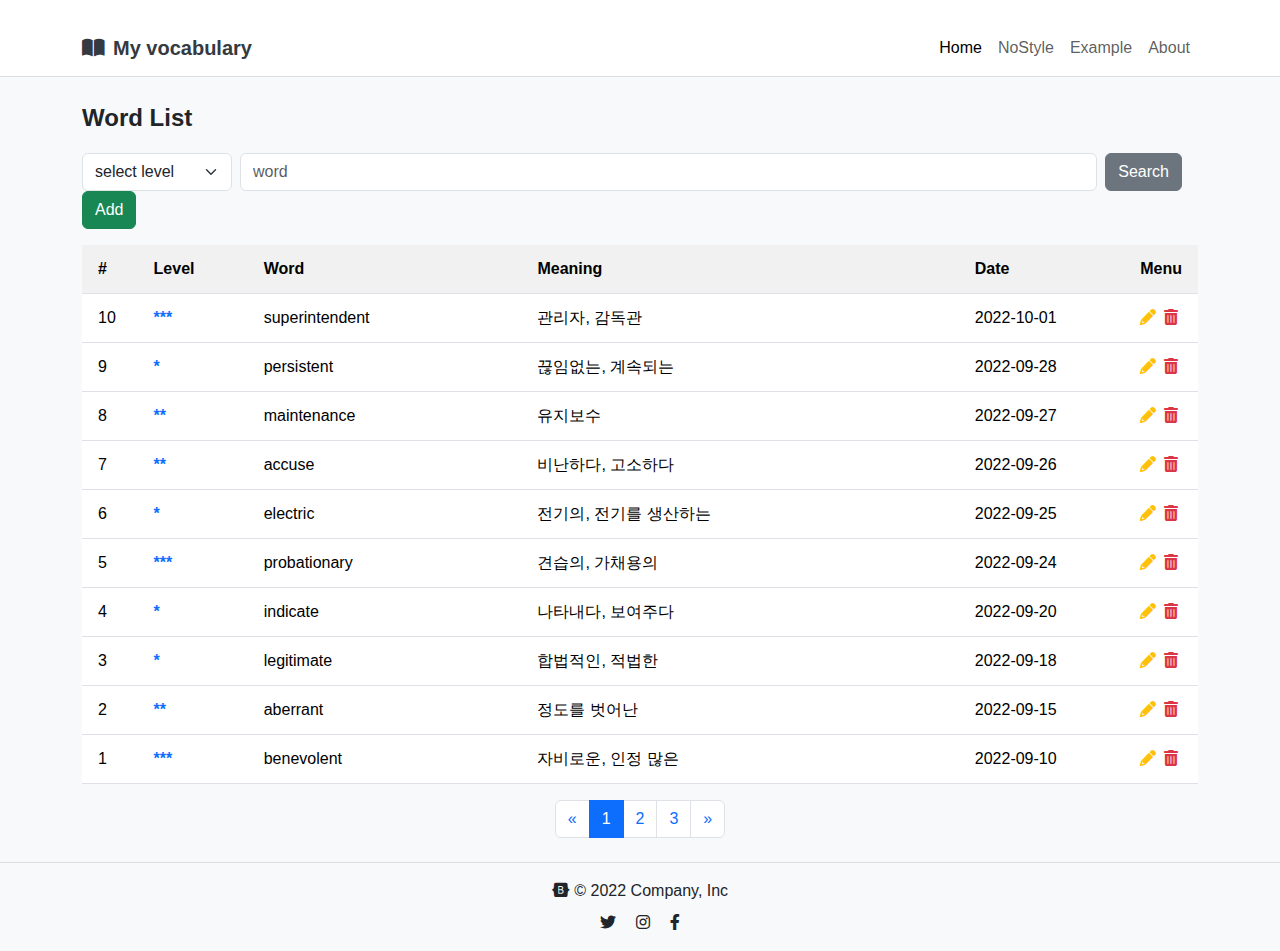
<file: index.html>
<!DOCTYPE html>
<html lang="ko">
<head>
    <meta charset="UTF-8">
    <meta name="viewport" content="width=device-width, initial-scale=1.0">
    <title>My vocabulary - Word List</title>
    <link href="https://cdn.jsdelivr.net/npm/bootstrap@5.3.3/dist/css/bootstrap.min.css" rel="stylesheet">
    <link rel="stylesheet" href="https://cdnjs.cloudflare.com/ajax/libs/font-awesome/6.0.0-beta3/css/all.min.css">
    <link rel="stylesheet" href="my.css">
</head>
<body>
    <nav class="navbar navbar-expand-lg navbar-light navbar-custom fixed-top">
        <div class="container">
            <a class="navbar-brand navbar-brand-custom" href="index.html">
                <i class="fas fa-book-open me-2"></i>My vocabulary
            </a>
            <button class="navbar-toggler" type="button" data-bs-toggle="collapse" data-bs-target="#navbarNav" aria-controls="navbarNav" aria-expanded="false" aria-label="Toggle navigation">
                <span class="navbar-toggler-icon"></span>
            </button>
            <div class="collapse navbar-collapse" id="navbarNav">
                <ul class="navbar-nav ms-auto">
                    <li class="nav-item"><a class="nav-link active" href="index.html">Home</a></li>
                    <li class="nav-item"><a class="nav-link" href="#">NoStyle</a></li>
                    <li class="nav-item"><a class="nav-link" href="#">Example</a></li>
                    <li class="nav-item"><a class="nav-link" href="#">About</a></li>
                </ul>
            </div>
        </div>
    </nav>

    <div class="container mt-4">
        <h3 class="word-list-header">Word List</h3>

        <div class="d-flex justify-content-between mb-3 flex-wrap">
            <div class="d-flex mb-2 mb-md-0 w-100 w-md-auto">
                <select class="form-select me-2" style="max-width: 150px;">
                    <option selected>select level</option>
                    <option value="1">***</option>
                    <option value="2">**</option>
                    <option value="3">*</option>
                </select>
                <input type="text" class="form-control me-2" placeholder="word">
                <button class="btn btn-secondary me-3">Search</button>
            </div>
            <button class="btn btn-success" onclick="location.href='add.html'">Add</button>
        </div>

        <div class="table-responsive">
            <table class="table table-hover align-middle">
                <thead>
                    <tr>
                        <th style="width: 5%;">#</th>
                        <th style="width: 10%;">Level</th>
                        <th style="width: 25%;">Word</th>
                        <th style="width: 40%;">Meaning</th>
                        <th style="width: 15%;">Date</th>
                        <th style="width: 5%;">Menu</th>
                    </tr>
                </thead>
                <tbody>
                    <tr>
                        <td>10</td>
                        <td><a href="view.html" class="text-decoration-none fw-bold">***</a></td>
                        <td>superintendent</td>
                        <td>관리자, 감독관</td>
                        <td>2022-10-01</td>
                        <td><i class="fas fa-pencil-alt text-warning me-2" onclick="location.href='edit.html'"></i><i class="fas fa-trash-alt text-danger"></i></td>
                    </tr>
                    <tr><td>9</td><td><a href="view.html" class="text-decoration-none fw-bold">*</a></td><td>persistent</td><td>끊임없는, 계속되는</td><td>2022-09-28</td><td><i class="fas fa-pencil-alt text-warning me-2" onclick="location.href='edit.html'"></i><i class="fas fa-trash-alt text-danger"></i></td></tr>
                    <tr><td>8</td><td><a href="view.html" class="text-decoration-none fw-bold">**</a></td><td>maintenance</td><td>유지보수</td><td>2022-09-27</td><td><i class="fas fa-pencil-alt text-warning me-2" onclick="location.href='edit.html'"></i><i class="fas fa-trash-alt text-danger"></i></td></tr>
                    <tr><td>7</td><td><a href="view.html" class="text-decoration-none fw-bold">**</a></td><td>accuse</td><td>비난하다, 고소하다</td><td>2022-09-26</td><td><i class="fas fa-pencil-alt text-warning me-2" onclick="location.href='edit.html'"></i><i class="fas fa-trash-alt text-danger"></i></td></tr>
                    <tr><td>6</td><td><a href="view.html" class="text-decoration-none fw-bold">*</a></td><td>electric</td><td>전기의, 전기를 생산하는</td><td>2022-09-25</td><td><i class="fas fa-pencil-alt text-warning me-2" onclick="location.href='edit.html'"></i><i class="fas fa-trash-alt text-danger"></i></td></tr>
                    <tr><td>5</td><td><a href="view.html" class="text-decoration-none fw-bold">***</a></td><td>probationary</td><td>견습의, 가채용의</td><td>2022-09-24</td><td><i class="fas fa-pencil-alt text-warning me-2" onclick="location.href='edit.html'"></i><i class="fas fa-trash-alt text-danger"></i></td></tr>
                    <tr><td>4</td><td><a href="view.html" class="text-decoration-none fw-bold">*</a></td><td>indicate</td><td>나타내다, 보여주다</td><td>2022-09-20</td><td><i class="fas fa-pencil-alt text-warning me-2" onclick="location.href='edit.html'"></i><i class="fas fa-trash-alt text-danger"></i></td></tr>
                    <tr><td>3</td><td><a href="view.html" class="text-decoration-none fw-bold">*</a></td><td>legitimate</td><td>합법적인, 적법한</td><td>2022-09-18</td><td><i class="fas fa-pencil-alt text-warning me-2" onclick="location.href='edit.html'"></i><i class="fas fa-trash-alt text-danger"></i></td></tr>
                    <tr><td>2</td><td><a href="view.html" class="text-decoration-none fw-bold">**</a></td><td>aberrant</td><td>정도를 벗어난</td><td>2022-09-15</td><td><i class="fas fa-pencil-alt text-warning me-2" onclick="location.href='edit.html'"></i><i class="fas fa-trash-alt text-danger"></i></td></tr>
                    <tr><td>1</td><td><a href="view.html" class="text-decoration-none fw-bold">***</a></td><td>benevolent</td><td>자비로운, 인정 많은</td><td>2022-09-10</td><td><i class="fas fa-pencil-alt text-warning me-2" onclick="location.href='edit.html'"></i><i class="fas fa-trash-alt text-danger"></i></td></tr>
                </tbody>
            </table>
        </div>

        <nav aria-label="Page navigation">
            <ul class="pagination justify-content-center">
                <li class="page-item"><a class="page-link" href="#">«</a></li>
                <li class="page-item active"><a class="page-link" href="#">1</a></li>
                <li class="page-item"><a class="page-link" href="#">2</a></li>
                <li class="page-item"><a class="page-link" href="#">3</a></li>
                <li class="page-item"><a class="page-link" href="#">»</a></li>
            </ul>
        </nav>
    </div>

    <footer class="text-center py-3 mt-4" style="border-top: 1px solid #ddd;">
        <p class="mb-0"><i class="fab fa-bootstrap"></i> © 2022 Company, Inc</p>
        <div class="mt-2">
            <a href="#" class="text-dark me-3"><i class="fab fa-twitter"></i></a>
            <a href="#" class="text-dark me-3"><i class="fab fa-instagram"></i></a>
            <a href="#" class="text-dark"><i class="fab fa-facebook-f"></i></a>
        </div>
    </footer>

    <script src="https://cdn.jsdelivr.net/npm/bootstrap@5.3.3/dist/js/bootstrap.bundle.min.js"></script>
</body>
</html>

<!-- Self Check-->
<!-- CRUD Frontend Service 주제 : 개인용 단어장-->
<!--모든 입력항목 및 종류 :
    단어 : text
    의미 : text
    레벨 : select
    카테고리 : select
    등록일 : date
    예문 : textarea
    암기상태 : checkbox

    암기상태 제외 전부 필수입력항목
-->
<!--목록 페이지 표시 항목

    1. LEVEL(레벨)
    2. WORD(단어)
    3. MEANING(의미)
    4. DATE(등록일)
    5. MENU(수정, 삭제 아이콘)
-->
<!--Validation check
    단어 : 필수입력, 2자 이상
    의미 : 필수 입력, 2자 이상
    레벨 : 필수 선택 항목
    예문 : 필수 입력, 다섯자 이상
    등록일 : 필수 입력

    각각 미충족 시 error message 출력
-->
</file>
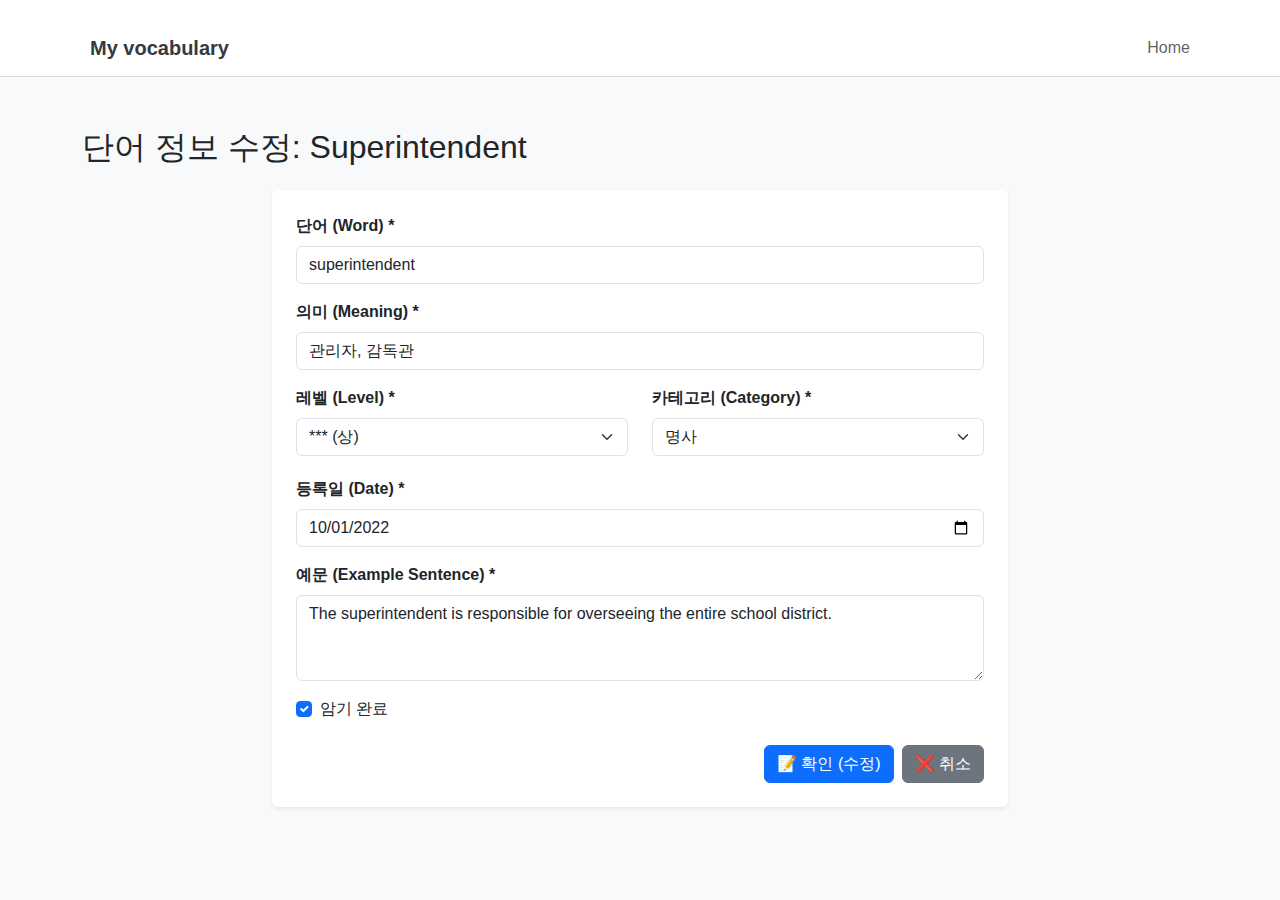
<file: edit.html>
<!DOCTYPE html>
<html lang="ko">
<head>
    <meta charset="UTF-8">
    <meta name="viewport" content="width=device-width, initial-scale=1.0">
    <title>단어 수정 (Edit)</title>
    <link href="https://cdn.jsdelivr.net/npm/bootstrap@5.3.3/dist/css/bootstrap.min.css" rel="stylesheet">
    <link rel="stylesheet" href="my.css">
</head>
<body>
    <nav class="navbar navbar-expand-lg navbar-light navbar-custom fixed-top">
        <div class="container">
            <a class="navbar-brand navbar-brand-custom" href="index.html">
                <i class="fas fa-book-open me-2"></i>My vocabulary
            </a>
            <div class="collapse navbar-collapse">
                <ul class="navbar-nav ms-auto">
                    <li class="nav-item"><a class="nav-link" href="index.html">Home</a></li>
                </ul>
            </div>
        </div>
    </nav>

    <div class="container mt-4">
        <h2 class="mt-4 mb-4">단어 정보 수정: Superintendent</h2>

        <div class="row justify-content-center">
            <div class="col-lg-8 col-md-10">
                <form id="wordForm" onsubmit="return handleEditSubmit(event)" class="bg-white p-4 rounded shadow-sm">
                    
                    <div class="mb-3">
                        <label for="word" class="form-label fw-bold">단어 (Word) *</label>
                        <input type="text" class="form-control" id="word" name="word" value="superintendent" required>
                        <span id="wordError" class="error-message"></span>
                    </div>

                    <div class="mb-3">
                        <label for="meaning" class="form-label fw-bold">의미 (Meaning) *</label>
                        <input type="text" class="form-control" id="meaning" name="meaning" value="관리자, 감독관" required>
                        <span id="meaningError" class="error-message"></span>
                    </div>

                    <div class="row">
                        <div class="col-md-6 mb-3">
                            <label for="level" class="form-label fw-bold">레벨 (Level) *</label>
                            <select class="form-select" id="level" name="level" required>
                                <option value="">-- 레벨 선택 --</option>
                                <option value="1" selected>*** (상)</option>
                                <option value="2">** (중)</option>
                                <option value="3">* (하)</option>
                            </select>
                            <span id="levelError" class="error-message"></span>
                        </div>
                        <div class="col-md-6 mb-3">
                            <label for="category" class="form-label fw-bold">카테고리 (Category) *</label>
                            <select class="form-select" id="category" name="category" required>
                                <option value="">-- 카테고리 선택 --</option>
                                <option value="noun" selected>명사</option>
                                <option value="verb">동사</option>
                                <option value="toeic">토익</option>
                                <option value="grem">수능</option>
                            </select>
                            <span id="categoryError" class="error-message"></span>
                        </div>
                    </div>

                    <div class="mb-3">
                        <label for="date" class="form-label fw-bold">등록일 (Date) *</label>
                        <input type="date" class="form-control" id="date" name="date" value="2022-10-01" required>
                        <span id="dateError" class="error-message"></span>
                    </div>

                    <div class="mb-3">
                        <label for="example" class="form-label fw-bold">예문 (Example Sentence) *</label>
                        <textarea class="form-control" id="example" name="example" rows="3" required>The superintendent is responsible for overseeing the entire school district.</textarea>
                        <span id="exampleError" class="error-message"></span>
                    </div>
                    
                    <div class="form-check mb-4">
                        <input class="form-check-input" type="checkbox" value="true" id="status" name="status" checked>
                        <label class="form-check-label" for="status">
                            암기 완료
                        </label>
                    </div>

                    <div class="d-flex justify-content-end btn-group-custom">
                        <button type="submit" class="btn btn-primary me-2">📝 확인 (수정)</button>
                        <button type="button" class="btn btn-secondary" onclick="location.href='index.html'">❌ 취소</button>
                    </div>

                </form>
            </div>
        </div>
    </div>

    <script>
        function validateForm() {
            let isValid = true;
            
            function setError(id, message) {
                const errorElement = document.getElementById(id + 'Error');
                if(errorElement) errorElement.textContent = message;
                if (message) isValid = false;
            }

            const word = document.getElementById('word');
            setError('word', '');
            if (word.value.trim() === "") {
                setError('word', "단어는 필수 입력 항목입니다.");
            } else if (word.value.length < 2) {
                setError('word', "단어는 최소 2자 이상이어야 합니다.");
            }

            const meaning = document.getElementById('meaning');
            setError('meaning', '');
            if (meaning.value.trim() === "") {
                setError('meaning', "의미는 필수 입력 항목입니다.");
            } else if (meaning.value.length < 2) {
                setError('meaning', "의미는 최소 2자 이상이어야 합니다.");
            }

            const level = document.getElementById('level');
            setError('level', '');
            if (level.value === "") {
                setError('level', "레벨을 선택해야 합니다.");
            }
            
            const example = document.getElementById('example');
            setError('example', '');
            if (example.value.trim() === "") {
                setError('example', "예문은 필수 입력 항목입니다.");
            } else if (example.value.length < 5) {
                setError('example', "예문은 최소 5자 이상이어야 합니다.");
            }
            
            const date = document.getElementById('date');
            setError('date', '');
            if (date.value.trim() === "") {
                setError('date', "등록일은 필수 입력 항목입니다.");
            }
            
            return isValid;
        }

        function handleEditSubmit(event) {
            event.preventDefault();

            if (validateForm()) {
                if (confirm("단어를 수정할까요?")) {
                    alert("단어 정보가 수정되었습니다. (목록 페이지로 이동)");
                    location.href = 'index.html';
                }
            }
        }
    </script>
    <script src="https://cdn.jsdelivr.net/npm/bootstrap@5.3.3/dist/js/bootstrap.bundle.min.js"></script>
</body>
</html>
</file>
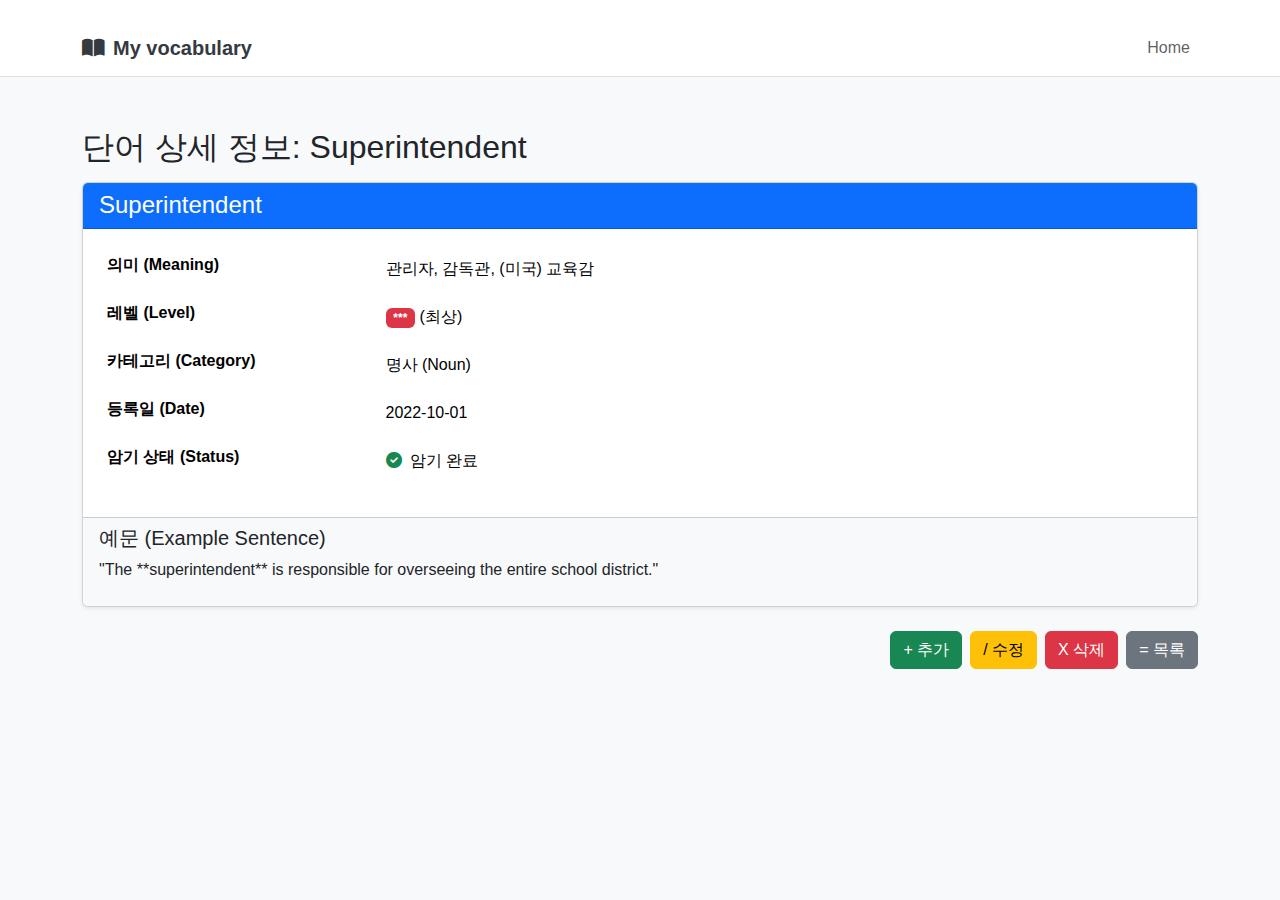
<file: view.html>
<!DOCTYPE html>
<html lang="ko">
<head>
    <meta charset="UTF-8">
    <meta name="viewport" content="width=device-width, initial-scale=1.0">
    <title>단어 상세 (View)</title>
    <link href="https://cdn.jsdelivr.net/npm/bootstrap@5.3.3/dist/css/bootstrap.min.css" rel="stylesheet">
    <link rel="stylesheet" href="https://cdnjs.cloudflare.com/ajax/libs/font-awesome/6.0.0-beta3/css/all.min.css">
    <link rel="stylesheet" href="my.css">
</head>
<body>
    <nav class="navbar navbar-expand-lg navbar-light navbar-custom fixed-top">
        <div class="container">
            <a class="navbar-brand navbar-brand-custom" href="index.html">
                <i class="fas fa-book-open me-2"></i>My vocabulary
            </a>
            <div class="collapse navbar-collapse">
                <ul class="navbar-nav ms-auto">
                    <li class="nav-item"><a class="nav-link" href="index.html">Home</a></li>
                </ul>
            </div>
        </div>
    </nav>

    <div class="container mt-4">
        <h2 class="mt-4 mb-3">단어 상세 정보: Superintendent</h2>

        <div class="card shadow-sm mb-4">
            <div class="card-header bg-primary text-white">
                <h4 class="mb-0">Superintendent</h4>
            </div>
            <div class="card-body">
                <div class="row">
                    <div class="col-md-12">
                        <table class="table table-borderless">
                            <tbody>
                                <tr>
                                    <th scope="row" style="width: 25%;">의미 (Meaning)</th>
                                    <td>관리자, 감독관, (미국) 교육감</td>
                                </tr>
                                <tr>
                                    <th scope="row">레벨 (Level)</th>
                                    <td><span class="badge bg-danger">***</span> (최상)</td>
                                </tr>
                                <tr>
                                    <th scope="row">카테고리 (Category)</th>
                                    <td>명사 (Noun)</td>
                                </tr>
                                <tr>
                                    <th scope="row">등록일 (Date)</th>
                                    <td>2022-10-01</td>
                                </tr>
                                <tr>
                                    <th scope="row">암기 상태 (Status)</th>
                                    <td><i class="fas fa-check-circle text-success me-1"></i> 암기 완료</td>
                                </tr>
                            </tbody>
                        </table>
                    </div>
                </div>
            </div>
            <div class="card-footer bg-light">
                <h5>예문 (Example Sentence)</h5>
                <p>"The **superintendent** is responsible for overseeing the entire school district."</p>
            </div>
        </div>
        
        <div class="d-flex justify-content-end btn-group-custom">
            <button class="btn btn-success me-2" onclick="location.href='add.html'">+ 추가</button>
            <button class="btn btn-warning me-2" onclick="location.href='edit.html'">/ 수정</button>
            <button class="btn btn-danger me-2" onclick="deleteWord()">X 삭제</button>
            <button class="btn btn-secondary" onclick="location.href='index.html'">= 목록</button>
        </div>
    </div>

    <script>
        function deleteWord() {
            if (confirm(" 단어 'Superintendent'를 정말 삭제할까요?")) {
                alert("단어가 삭제되었습니다. (목록 페이지로 이동)");
                location.href = 'index.html';
            }
        }
    </script>
    <script src="https://cdn.jsdelivr.net/npm/bootstrap@5.3.3/dist/js/bootstrap.bundle.min.js"></script>
</body>
</html>
</file>
<file: my.css>
body {
    font-family: 'Segoe UI', Tahoma, Geneva, Verdana, sans-serif;
    background-color: #f8f9fa;
    padding-top: 60px;
}

.navbar-brand-custom {
    font-weight: bold;
    color: #343a40 !important;
}
.navbar-custom {
    background-color: #fff;
    border-bottom: 1px solid #ddd;
}
.word-list-header {
    font-size: 1.5rem;
    font-weight: 600;
    margin-bottom: 20px;
}

.table th, .table td {
    white-space: nowrap;
}
.table thead th {
    background-color: #f1f1f1;
}

.error-message {
    color: #dc3545;
    font-size: 0.85em;
    display: block;
    margin-top: 5px;
}

.btn-group-custom {
    margin-top: 20px;
}

@media (min-width: 768px) {
    .container {
        padding-top: 20px;
    }
    .table thead th, .table tbody td {
        padding: 0.75rem 1rem;
    }
}
</file>
